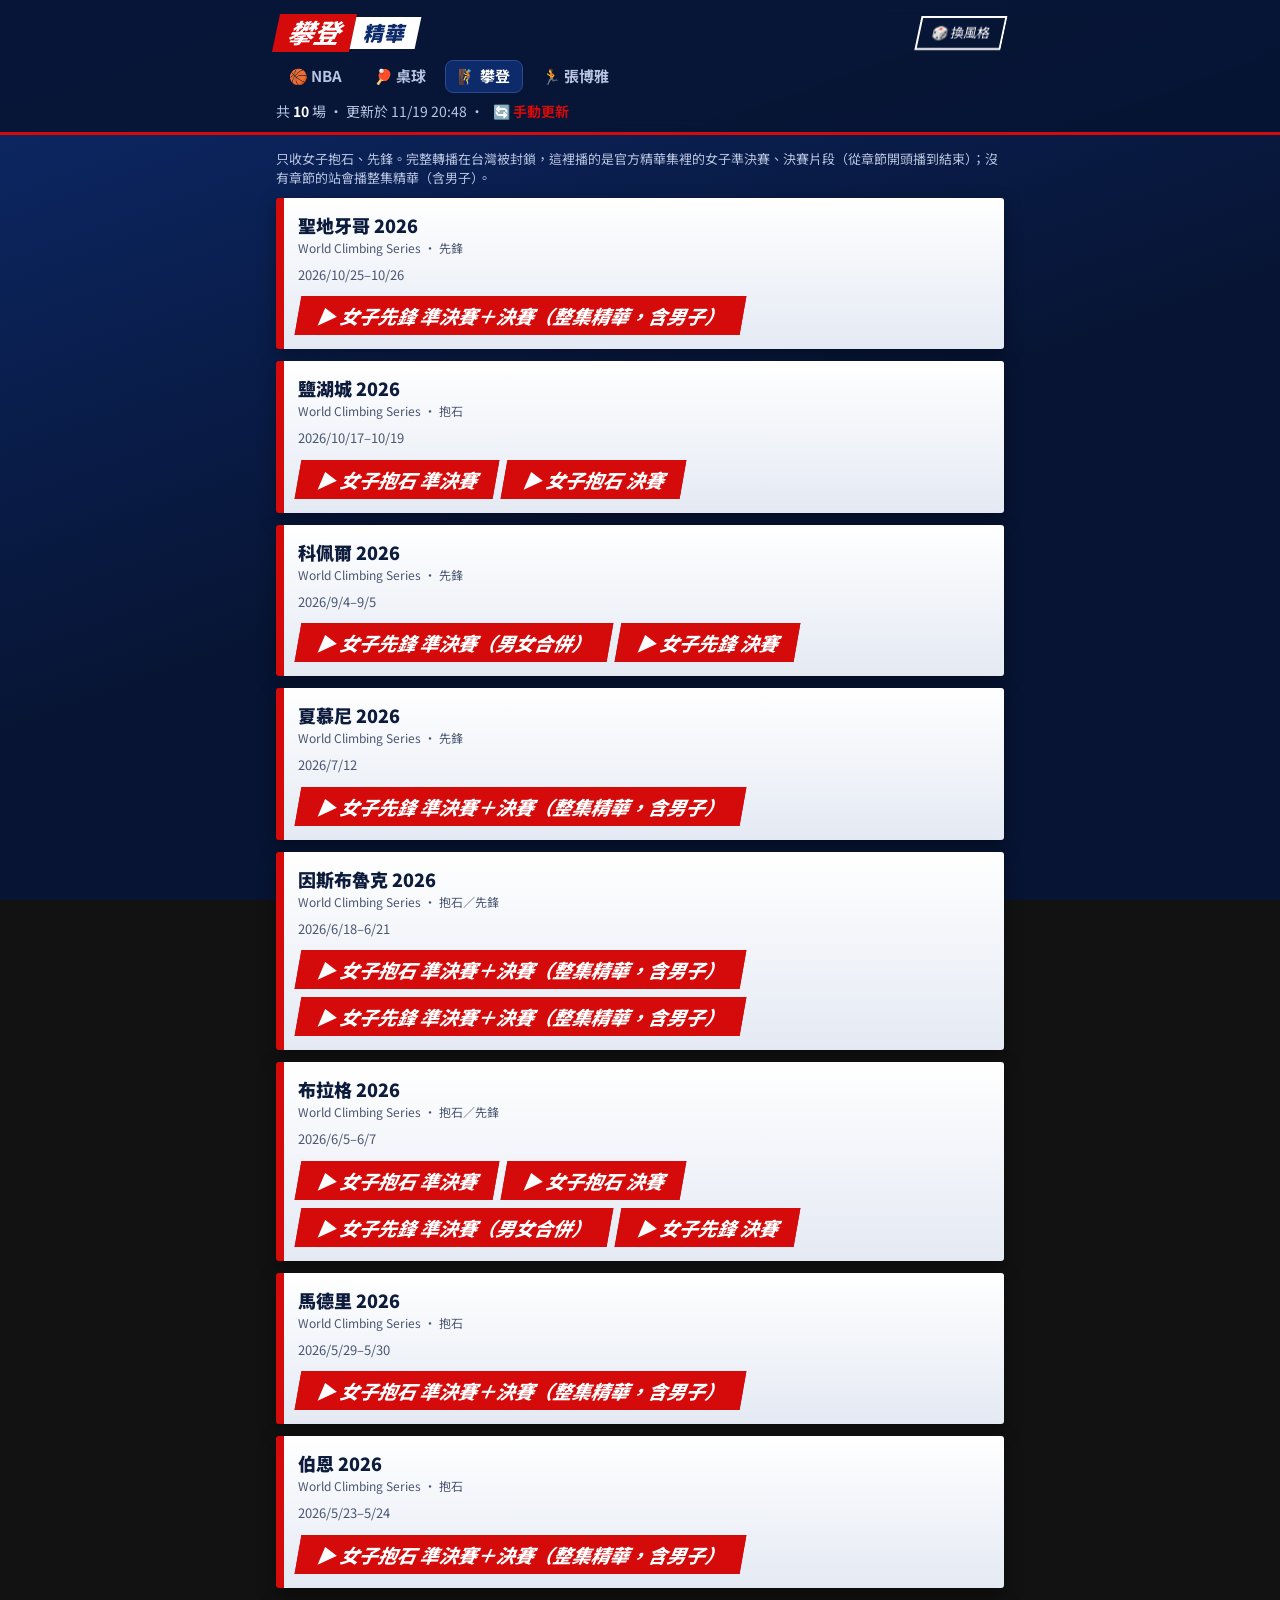
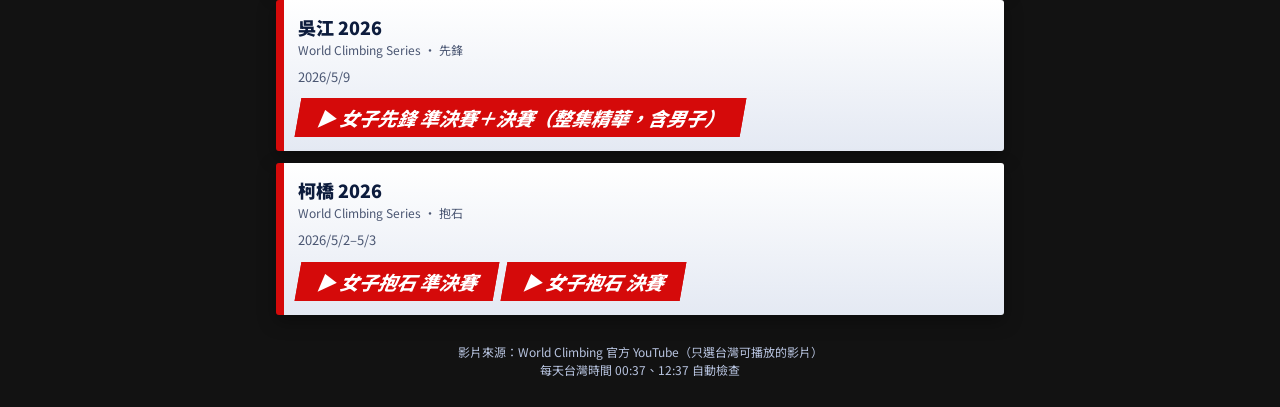
<file: docs/climb.html>
<!doctype html>
<html lang="zh-Hant">
<head>
<meta charset="utf-8">
<meta name="viewport" content="width=device-width, initial-scale=1, viewport-fit=cover">
<title>攀登精華</title>
<meta name="description" content="World Climbing Series 女子抱石、先鋒的準決賽與決賽精華片段，不暴雷。">
<meta name="theme-color" content="#0f1115">
<link rel="icon" href="data:image/svg+xml,<svg xmlns='http://www.w3.org/2000/svg' viewBox='0 0 100 100'><text y='.9em' font-size='90'>🧗</text></svg>">
<link rel="preconnect" href="https://fonts.googleapis.com">
<link rel="preconnect" href="https://fonts.gstatic.com" crossorigin>
<link href="https://fonts.googleapis.com/css2?family=Anton&family=Barlow+Condensed:ital,wght@0,600;1,700;1,800&family=Bebas+Neue&family=Noto+Sans+TC:wght@400;700;900&family=Noto+Serif+TC:wght@700;900&display=swap" rel="stylesheet">
<script>
  // 隨機挑一種風格（C 復古票根 / D 球衣撞色 / E 電視轉播），網址 ?skin=C 可指定
  (function () {
    // 同一次瀏覽中切換分頁時沿用同一種風格
    var S = ["C", "D", "E"], q = new URLSearchParams(location.search).get("skin"), k = null;
    try { k = sessionStorage.getItem("skin"); } catch (e) {}
    var s = S.indexOf(q) >= 0 ? q : S.indexOf(k) >= 0 ? k : S[Math.floor(Math.random() * S.length)];
    document.documentElement.dataset.skin = s;
    try { sessionStorage.setItem("skin", s); } catch (e) {}
  })();
</script>
<link rel="stylesheet" href="style.css">
<link rel="stylesheet" href="skins.css">
</head>
<body data-src="data/climb.json" data-a="#5b2a86" data-h="#0f7c7a">
<header class="top">
  <div class="wrap">
    <div class="titlebar">
      <h1><span class="h1a">攀登</span><span class="h1b">精華</span></h1>
      <button class="skin-btn" id="skin-btn" type="button" title="換一種風格">🎲 換風格</button>
    </div>
    <nav class="tabs" aria-label="運動"><a class="tab" href="./">🏀 NBA</a><a class="tab" href="tt.html">🏓 桌球</a><a class="tab" href="climb.html" aria-current="page">🧗 攀登</a><a class="tab" href="zby.html">🏃 張博雅</a></nav>
        <p class="summary"><span id="summary"></span>
      <a class="refresh" href="https://github.com/kenaigogo-lang/DailyHighlight/actions/workflows/update_daily.yml" target="_blank" rel="noopener" title="到 GitHub 按 Run workflow，約 1 分鐘後重新整理本頁">🔄 手動更新</a></p>
  </div>
</header>

<main class="wrap">
  <p class="hint">只收女子抱石、先鋒。完整轉播在台灣被封鎖，這裡播的是官方精華集裡的女子準決賽、決賽片段（從章節開頭播到結束）；沒有章節的站會播整集精華（含男子）。</p>
  <ol class="games" id="games"></ol>
  <p class="empty" id="empty" hidden></p>
</main>

<footer class="wrap foot">
  影片來源：World Climbing 官方 YouTube（只選台灣可播放的影片）<br>每天台灣時間 00:37、12:37 自動檢查
</footer>

<template id="tpl-event">
  <li class="game event">
    <span class="stub"></span>
    <div class="row">
      <div class="ev-head"><span class="ev-name"></span><small class="ev-sub"></small></div>
    </div>
    <div class="meta"><span class="time"></span></div>
    <div class="actions items"></div>
    <div class="player" hidden>
      <div class="frame">
        <div class="yt"></div>
        <div class="cover">
          <button class="cover-btn" type="button">▶</button>
          <span class="cover-text"></span>
        </div>
      </div>
      <button class="btn sound" type="button" hidden></button>
      <div class="controls">
        <button class="btn small back30" type="button">⏪ 30 秒</button>
        <button class="btn small fromstart" type="button">從這段開頭</button>
        <button class="btn small fs" type="button">⛶ 全螢幕</button>
        <button class="btn small close" type="button">✕ 關閉</button>
      </div>
    </div>
  </li>
</template>

<script src="common.js"></script>
<script src="list.js"></script>
</body>
</html>
</file>
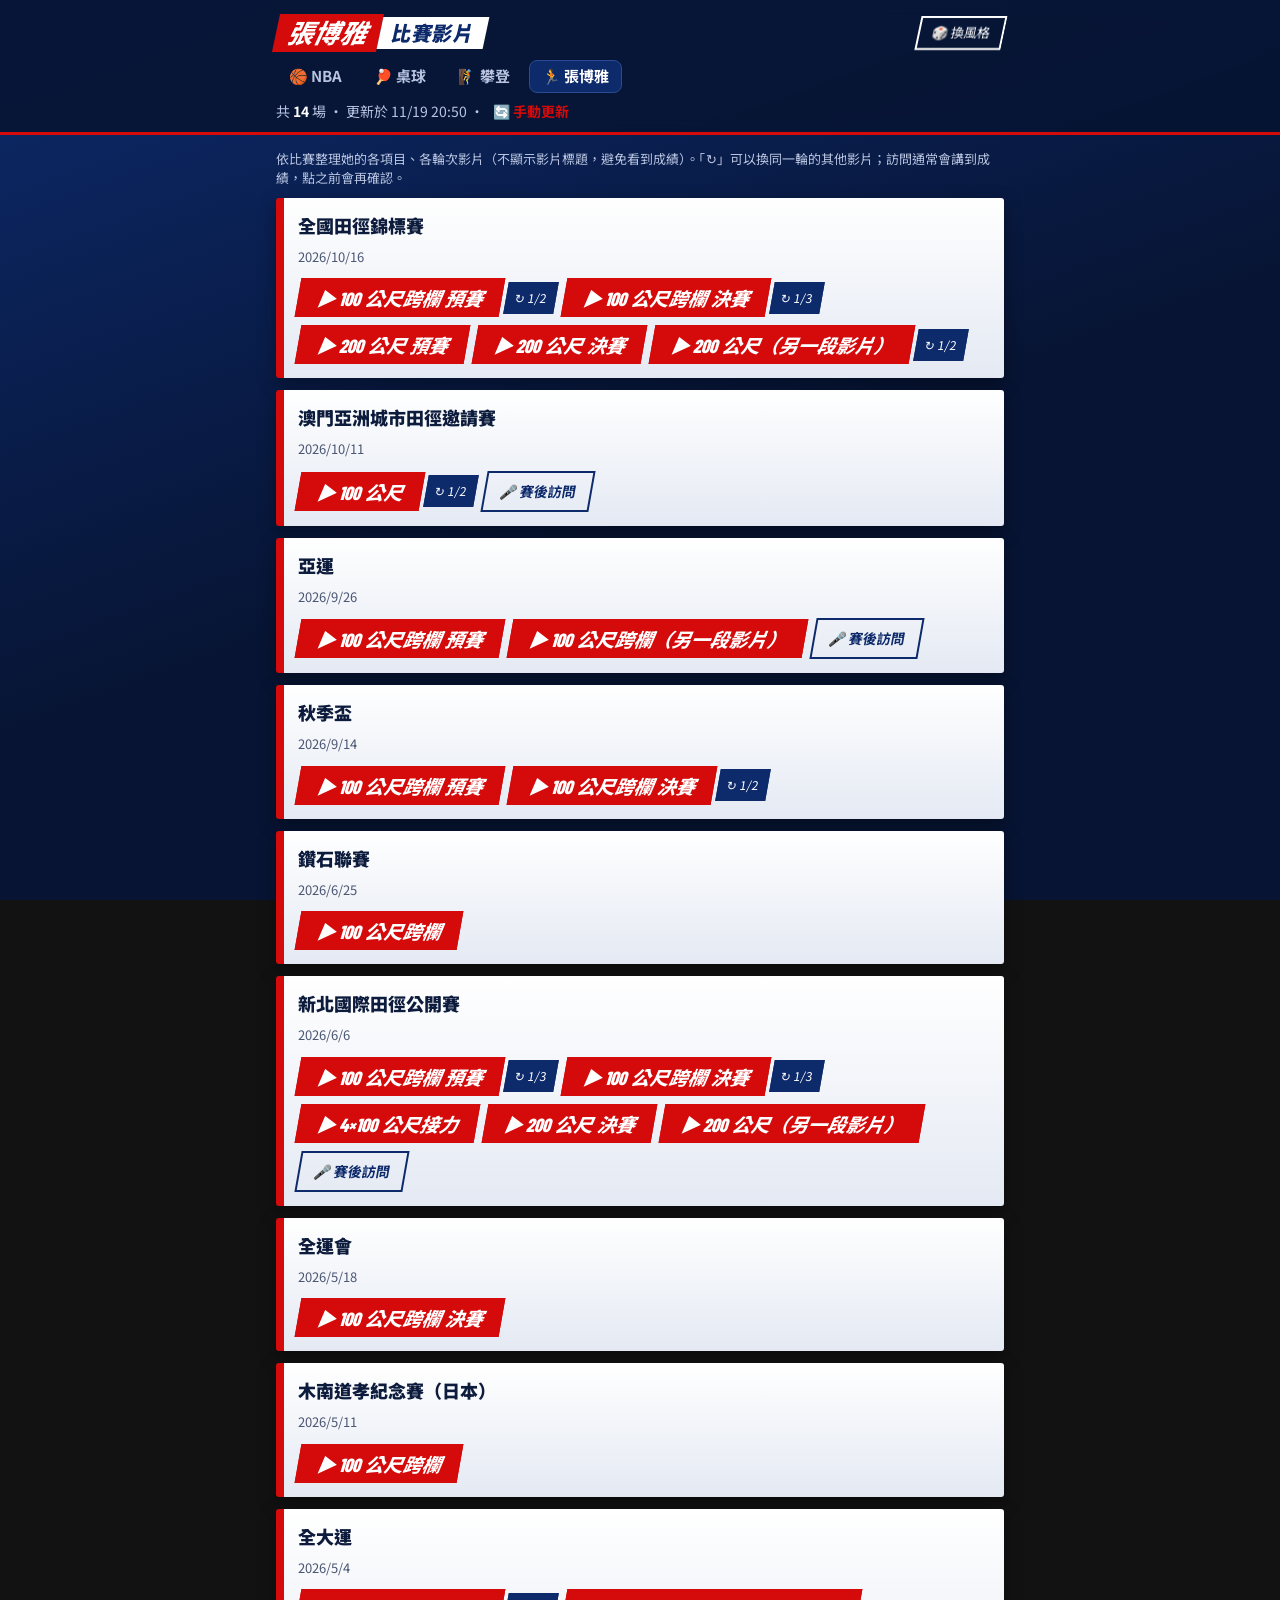
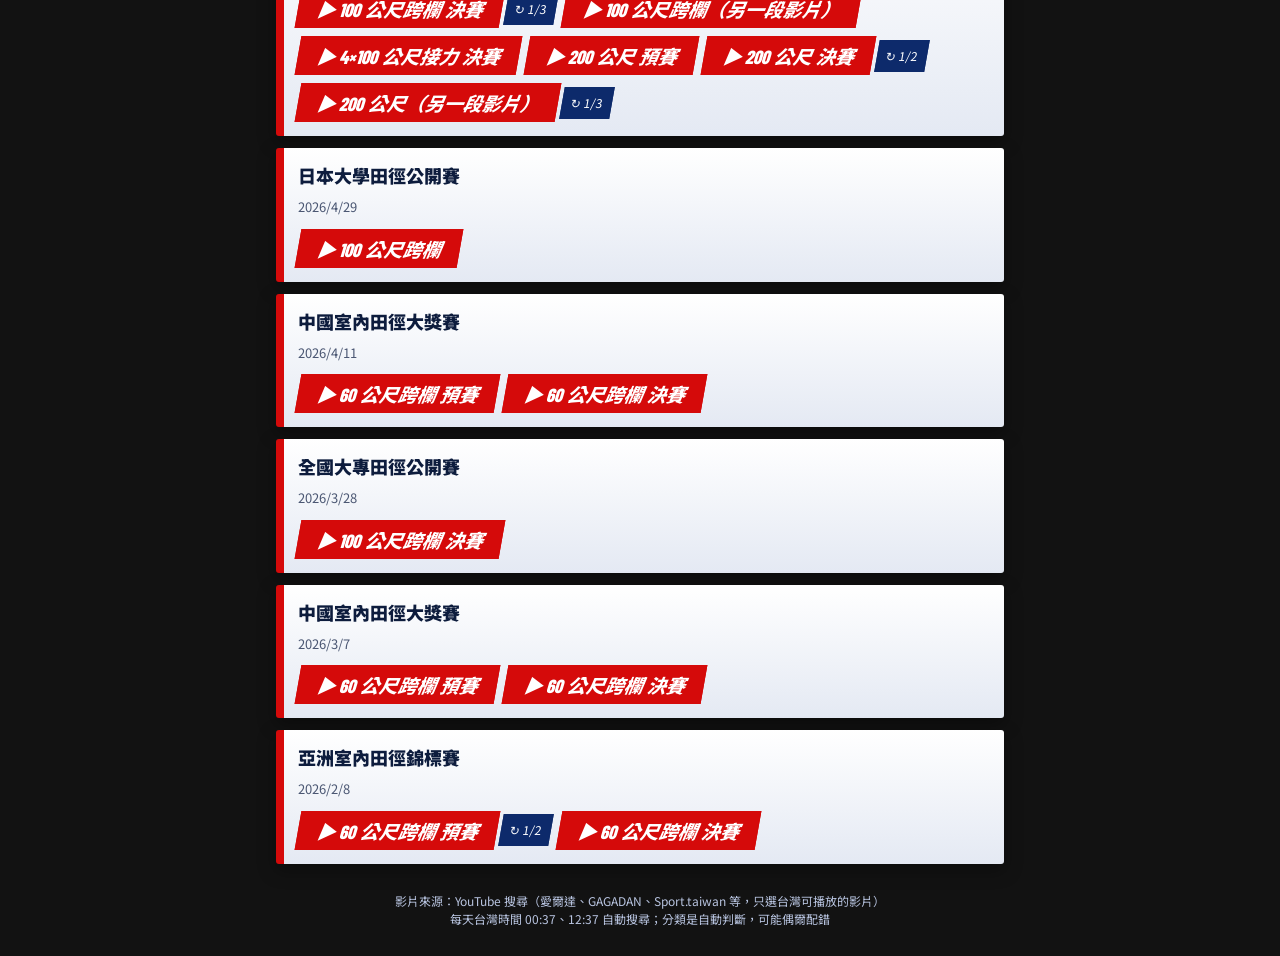
<file: docs/zby.html>
<!doctype html>
<html lang="zh-Hant">
<head>
<meta charset="utf-8">
<meta name="viewport" content="width=device-width, initial-scale=1, viewport-fit=cover">
<title>張博雅比賽影片</title>
<meta name="description" content="台灣跨欄選手張博雅的國內外比賽影片，依比賽整理，不暴雷。">
<meta name="theme-color" content="#0f1115">
<link rel="icon" href="data:image/svg+xml,<svg xmlns='http://www.w3.org/2000/svg' viewBox='0 0 100 100'><text y='.9em' font-size='90'>🏃</text></svg>">
<link rel="preconnect" href="https://fonts.googleapis.com">
<link rel="preconnect" href="https://fonts.gstatic.com" crossorigin>
<link href="https://fonts.googleapis.com/css2?family=Anton&family=Barlow+Condensed:ital,wght@0,600;1,700;1,800&family=Bebas+Neue&family=Noto+Sans+TC:wght@400;700;900&family=Noto+Serif+TC:wght@700;900&display=swap" rel="stylesheet">
<script>
  // 隨機挑一種風格（C 復古票根 / D 球衣撞色 / E 電視轉播），網址 ?skin=C 可指定
  (function () {
    // 同一次瀏覽中切換分頁時沿用同一種風格
    var S = ["C", "D", "E"], q = new URLSearchParams(location.search).get("skin"), k = null;
    try { k = sessionStorage.getItem("skin"); } catch (e) {}
    var s = S.indexOf(q) >= 0 ? q : S.indexOf(k) >= 0 ? k : S[Math.floor(Math.random() * S.length)];
    document.documentElement.dataset.skin = s;
    try { sessionStorage.setItem("skin", s); } catch (e) {}
  })();
</script>
<link rel="stylesheet" href="style.css">
<link rel="stylesheet" href="skins.css">
</head>
<body data-src="data/zby.json" data-a="#1f3a93" data-h="#c8102e">
<header class="top">
  <div class="wrap">
    <div class="titlebar">
      <h1><span class="h1a">張博雅</span><span class="h1b">比賽影片</span></h1>
      <button class="skin-btn" id="skin-btn" type="button" title="換一種風格">🎲 換風格</button>
    </div>
    <nav class="tabs" aria-label="運動"><a class="tab" href="./">🏀 NBA</a><a class="tab" href="tt.html">🏓 桌球</a><a class="tab" href="climb.html">🧗 攀登</a><a class="tab" href="zby.html" aria-current="page">🏃 張博雅</a></nav>
        <p class="summary"><span id="summary"></span>
      <a class="refresh" href="https://github.com/kenaigogo-lang/DailyHighlight/actions/workflows/update_daily.yml" target="_blank" rel="noopener" title="到 GitHub 按 Run workflow，約 1 分鐘後重新整理本頁">🔄 手動更新</a></p>
  </div>
</header>

<main class="wrap">
  <p class="hint">依比賽整理她的各項目、各輪次影片（不顯示影片標題，避免看到成績）。「↻」可以換同一輪的其他影片；訪問通常會講到成績，點之前會再確認。</p>
  <ol class="games" id="games"></ol>
  <p class="empty" id="empty" hidden></p>
</main>

<footer class="wrap foot">
  影片來源：YouTube 搜尋（愛爾達、GAGADAN、Sport.taiwan 等，只選台灣可播放的影片）<br>每天台灣時間 00:37、12:37 自動搜尋；分類是自動判斷，可能偶爾配錯
</footer>

<template id="tpl-event">
  <li class="game event">
    <span class="stub"></span>
    <div class="row">
      <div class="ev-head"><span class="ev-name"></span><small class="ev-sub"></small></div>
    </div>
    <div class="meta"><span class="time"></span></div>
    <div class="actions items"></div>
    <div class="player" hidden>
      <div class="frame">
        <div class="yt"></div>
        <div class="cover">
          <button class="cover-btn" type="button">▶</button>
          <span class="cover-text"></span>
        </div>
      </div>
      <button class="btn sound" type="button" hidden></button>
      <div class="controls">
        <button class="btn small back30" type="button">⏪ 30 秒</button>
        <button class="btn small fromstart" type="button">從這段開頭</button>
        <button class="btn small fs" type="button">⛶ 全螢幕</button>
        <button class="btn small close" type="button">✕ 關閉</button>
      </div>
    </div>
  </li>
</template>

<script src="common.js"></script>
<script src="list.js"></script>
</body>
</html>
</file>
<file: docs/style.css>
:root {
  --bg: #0f1115;
  --surface: #181b22;
  --surface-2: #20242d;
  --border: #2a2f3a;
  --text: #e8eaee;
  --muted: #8b93a3;
  --accent: #ff7a1a;
  --accent-text: #1a0d02;
  --warn: #f2b84b;
  --radius: 14px;
  color-scheme: dark;
}
@media (prefers-color-scheme: light) {
  :root:not([data-theme="dark"]) {
    --bg: #f4f5f7;
    --surface: #ffffff;
    --surface-2: #eef0f3;
    --border: #dde1e7;
    --text: #15181e;
    --muted: #5f6878;
    --accent: #e8620a;
    --accent-text: #ffffff;
    --warn: #a86a00;
    color-scheme: light;
  }
}

* { box-sizing: border-box; }
html { -webkit-text-size-adjust: 100%; }
body {
  margin: 0;
  background: var(--bg);
  color: var(--text);
  font: 16px/1.5 -apple-system, BlinkMacSystemFont, "Segoe UI", "PingFang TC", "Noto Sans TC", "Microsoft JhengHei", sans-serif;
  overflow-x: hidden;
}
.wrap { max-width: 760px; margin: 0 auto; padding: 0 16px; }

/* ---------- header ---------- */
.top {
  position: sticky; top: 0; z-index: 10;
  background: color-mix(in srgb, var(--bg) 88%, transparent);
  backdrop-filter: blur(10px);
  -webkit-backdrop-filter: blur(10px);
  border-bottom: 1px solid var(--border);
  padding-top: env(safe-area-inset-top);
}
.titlebar { display: flex; align-items: center; justify-content: space-between; gap: 8px; padding: 14px 0 8px; }
h1 { font-size: 20px; margin: 0; letter-spacing: .02em; display: flex; gap: 6px; align-items: center; }
.title-actions { display: flex; align-items: center; gap: 6px; flex: 0 0 auto; }
.standings-btn, .skin-btn {
  font: inherit; font-size: 13px; border-radius: 999px; padding: 5px 12px;
  cursor: pointer; flex: 0 0 auto; white-space: nowrap;
  transition: transform .12s ease, filter .15s ease;
}
.standings-btn:hover, .skin-btn:hover { filter: brightness(1.06); }
.standings-btn:active, .skin-btn:active { transform: translateY(1px); }
.standings-btn { border: 1px solid var(--accent); background: var(--accent); color: var(--accent-text); font-weight: 700; }
.skin-btn { border: 1px solid var(--border); background: var(--surface); color: var(--text); }
.stub { display: none; }
.dates {
  display: flex; gap: 8px; overflow-x: auto; padding-bottom: 8px;
  scrollbar-width: none;
}
.dates::-webkit-scrollbar { display: none; }
.date-chip {
  flex: 0 0 auto;
  border: 1px solid var(--border); background: var(--surface);
  color: var(--text); border-radius: 999px;
  padding: 6px 12px; font: inherit; font-size: 14px; cursor: pointer;
}
.date-chip small { color: var(--muted); margin-left: 4px; }
.date-chip[aria-current="true"] { background: var(--accent); border-color: var(--accent); color: var(--accent-text); }
.date-chip[aria-current="true"] small { color: inherit; opacity: .8; }
.summary { margin: 0; padding: 0 0 10px; font-size: 14px; color: var(--muted); }
.summary b { color: var(--text); }
.summary .refresh { margin-left: 6px; color: var(--accent); text-decoration: none; white-space: nowrap; font-weight: 700; }
.summary .waiting { color: var(--warn); }

.hint { color: var(--muted); font-size: 13px; margin: 14px 0 10px; }
.empty { color: var(--muted); text-align: center; padding: 40px 0; }

/* ---------- game card ---------- */
.games { list-style: none; margin: 0; padding: 0; display: grid; grid-template-columns: minmax(0, 1fr); gap: 12px; }
.game {
  position: relative;
  background: var(--surface); border: 1px solid var(--border);
  border-radius: var(--radius); padding: 14px;
}
.row { display: flex; align-items: center; gap: 12px; }
.rank {
  flex: 0 0 28px; height: 28px; border-radius: 50%;
  display: grid; place-items: center;
  background: var(--surface-2); color: var(--muted);
  font-size: 13px; font-weight: 700;
}
.teams { flex: 1; display: flex; align-items: center; gap: 8px; min-width: 0; }
.team { flex: 1; display: flex; align-items: center; gap: 8px; min-width: 0; }
.team.home { flex-direction: row-reverse; text-align: right; }
.team img { width: 40px; height: 40px; object-fit: contain; flex: 0 0 auto; }
.team .name { font-weight: 700; font-size: 17px; white-space: nowrap; overflow: hidden; text-overflow: ellipsis; min-width: 0; }
.team .name-line { display: flex; align-items: center; gap: 6px; flex-wrap: wrap; white-space: normal; line-height: 1.25; }
.team.home .name-line { justify-content: flex-end; }
.team .rec {
  font-size: 12px; font-weight: 700; font-variant-numeric: tabular-nums; line-height: 1.3;
  padding: 1px 6px; border-radius: 999px; background: var(--surface-2); color: var(--muted);
  flex: 0 0 auto; letter-spacing: .01em;
}
.team .name small { display: block; font-weight: 400; font-size: 12px; color: var(--muted); white-space: nowrap; overflow: hidden; text-overflow: ellipsis; }
.at { color: var(--muted); font-size: 13px; flex: 0 0 auto; }

.meta { display: flex; gap: 10px; flex-wrap: wrap; margin: 8px 0 0 40px; font-size: 13px; color: var(--muted); }
.tag:empty { display: none; }
.tag { background: var(--surface-2); border-radius: 6px; padding: 0 6px; }

.actions { display: flex; flex-wrap: wrap; align-items: center; gap: 8px; margin-top: 12px; }
.status { font-size: 14px; color: var(--warn); }
.status:empty { display: none; }
.actions .box { margin-left: auto; }

.btn {
  font: inherit; font-size: 14px; cursor: pointer;
  border-radius: 10px; padding: 8px 14px;
  border: 1px solid var(--border); background: var(--surface-2); color: var(--text);
}
.btn.primary { background: var(--accent); border-color: var(--accent); color: var(--accent-text); font-weight: 700; }
.btn.ghost { background: transparent; color: var(--muted); }
.btn.small { padding: 6px 10px; font-size: 13px; }
.btn:disabled { opacity: .4; cursor: default; }
.btn[hidden] { display: none; }

/* ---------- player ---------- */
.player { margin-top: 12px; }
.frame {
  position: relative; width: 100%; aspect-ratio: 16 / 9;
  background: #000; border-radius: 10px; overflow: hidden;
}
.frame:fullscreen { border-radius: 0; aspect-ratio: auto; }
.frame:-webkit-full-screen { border-radius: 0; }
.yt, .frame iframe { position: absolute; inset: 0; width: 100%; height: 100%; border: 0; }
/* 蓋住 YouTube 的暫停推薦、片尾推薦、縮圖，避免暴雷 */
.cover {
  position: absolute; inset: 0; z-index: 2;
  display: flex; flex-direction: column; align-items: center; justify-content: center; gap: 10px;
  background: #0b0d11; color: #c9ced8;
}
.cover[hidden] { display: none; }
.cover-btn {
  width: 72px; height: 72px; border-radius: 50%;
  border: 0; background: var(--accent); color: var(--accent-text);
  font-size: 28px; cursor: pointer; padding-left: 6px;
}
.cover-text { font-size: 14px; }
.controls { display: flex; flex-wrap: wrap; gap: 6px; margin-top: 8px; }
.btn.sound { width: 100%; margin-top: 8px; background: var(--warn); border-color: var(--warn); color: #1a1200; font-weight: 700; }
.btn.sound[hidden] { display: none; }

/* ---------- box score ---------- */
.boxscore { margin-top: 12px; border-top: 1px dashed var(--border); padding-top: 12px; }
.boxscore h3 { font-size: 15px; margin: 14px 0 6px; display: flex; align-items: center; gap: 8px; }
.boxscore h3 img { width: 22px; height: 22px; }
.scroll { overflow-x: auto; -webkit-overflow-scrolling: touch; }
table { border-collapse: collapse; font-size: 13px; width: 100%; white-space: nowrap; font-variant-numeric: tabular-nums; }
th, td { padding: 5px 7px; text-align: right; border-bottom: 1px solid var(--border); }
th { color: var(--muted); font-weight: 600; font-size: 12px; }
th:first-child, td:first-child { text-align: left; position: sticky; left: 0; background: var(--surface); }
tr.bench-start td { border-top: 2px solid var(--border); }
tr.total td { font-weight: 700; }
tr.dnp td { color: var(--muted); }
td.pts { font-weight: 700; }
.pos { color: var(--muted); font-size: 11px; margin-left: 4px; }

.foot { color: var(--muted); font-size: 12px; text-align: center; padding: 28px 16px calc(28px + env(safe-area-inset-bottom)); }

@media (max-width: 420px) {
  .standings-btn, .skin-btn { font-size: 12px; padding: 5px 9px; }
  .team img { width: 32px; height: 32px; }
  .team .name { font-size: 15px; }
  .team .rec { font-size: 11px; padding: 1px 5px; }
  .meta { margin-left: 0; }
}

/* ---------- 分頁（NBA／桌球） ---------- */
.tabs { display: flex; gap: 6px; padding-bottom: 8px; }
.tab { text-decoration: none; color: var(--muted); font-weight: 700; font-size: 15px; padding: 4px 12px; border-radius: 8px; border: 1px solid transparent; }
.tab[aria-current="page"] { color: var(--text); border-color: var(--border); background: var(--surface); }

/* ---------- 桌球：輪次 ---------- */
.evtabs { margin-top: 14px; padding-bottom: 0; }
.round { margin: 18px 0 8px; }
.round-title { font-size: 18px; margin: 0 0 10px; display: flex; align-items: center; gap: 8px; }
.round.locked .round-title { color: var(--muted); }
.lock-note { color: var(--muted); font-size: 14px; margin: 0; }
.btn.unlock { width: 100%; padding: 12px; font-weight: 700; border-style: dashed; }
.team img.flagimg { width: 34px; height: 24px; object-fit: cover; border-radius: 3px; box-shadow: 0 0 0 1px rgba(0,0,0,.15); }

.cover-link { color: #fff; font-size: 14px; text-decoration: underline; padding: 6px 16px; text-align: center; }

/* ---------- 攀登／張博雅：一張卡片多個影片按鈕 ---------- */
.ev-head { display: flex; flex-direction: column; min-width: 0; }
.ev-name { font-weight: 800; font-size: 18px; }
.ev-sub { color: var(--muted); font-size: 12px; }
.event .meta { margin-left: 0; }
.items { gap: 8px; }
.items .item { display: inline-flex; gap: 4px; align-items: center; }
.items .btn.primary { font-size: 14px; padding: 7px 12px; }
.btn.swap { padding: 6px 8px; font-size: 12px; }
.btn[disabled] { opacity: .5; }

/* ---------- 東西區排名視窗 ---------- */
body.modal-open { overflow: hidden; }
.modal-backdrop {
  position: fixed; inset: 0; z-index: 50;
  background: rgba(8, 10, 15, .68);
  backdrop-filter: blur(5px); -webkit-backdrop-filter: blur(5px);
  display: flex; align-items: center; justify-content: center;
  padding: 16px;
  animation: modal-fade .16s ease-out;
}
.modal-backdrop[hidden] { display: none; }
@keyframes modal-fade { from { opacity: 0; } to { opacity: 1; } }
@keyframes modal-pop { from { opacity: 0; transform: translateY(10px) scale(.98); } to { opacity: 1; transform: none; } }

.modal-card {
  width: 100%; max-width: 960px; max-height: calc(100dvh - 32px);
  display: flex; flex-direction: column;
  background: var(--surface); color: var(--text);
  border: 1px solid var(--border); border-radius: var(--radius);
  box-shadow: 0 24px 60px rgba(0, 0, 0, .5);
  overflow: hidden;
  animation: modal-pop .18s cubic-bezier(.16, 1, .3, 1);
}
.modal-head {
  display: flex; align-items: flex-start; justify-content: space-between; gap: 12px;
  padding: 15px 18px 12px; border-bottom: 1px solid var(--border);
}
.modal-head h2 { margin: 0; font-size: 18px; line-height: 1.25; }
.modal-sub { margin: 3px 0 0; font-size: 12px; color: var(--muted); }
.modal-head-actions { display: flex; align-items: center; gap: 8px; flex: 0 0 auto; }
.modal-close {
  width: 32px; height: 32px; border-radius: 50%;
  border: 1px solid var(--border); background: var(--surface-2); color: var(--text);
  font: inherit; font-size: 14px; cursor: pointer; display: grid; place-items: center;
}
.modal-close:hover { filter: brightness(1.08); }

.conf-tabs { display: flex; gap: 8px; padding: 10px 18px 2px; }
.conf-tab {
  flex: 1; font: inherit; font-size: 14px; font-weight: 700;
  padding: 7px 12px; border-radius: 10px;
  border: 1px solid var(--border); background: var(--surface-2); color: var(--muted);
  cursor: pointer; transition: background-color .15s, color .15s, border-color .15s;
}
.conf-tab[aria-selected="true"] {
  background: var(--accent); border-color: var(--accent); color: var(--accent-text);
}

.modal-body { padding: 10px 18px 14px; overflow-y: auto; -webkit-overflow-scrolling: touch; flex: 1; }
.st-loading { text-align: center; color: var(--muted); padding: 36px 0; margin: 0; }
.standings-grid[data-active="east"] .conf-pane[data-conf="west"],
.standings-grid[data-active="west"] .conf-pane[data-conf="east"] { display: none; }
.conf-heading { display: none; margin: 0 0 8px; font-size: 16px; align-items: baseline; gap: 6px; }
.conf-heading small { font-size: 12px; font-weight: 600; color: var(--muted); }

@media (min-width: 880px) {
  .conf-tabs { display: none; }
  .standings-grid { display: grid; grid-template-columns: minmax(0, 1fr) minmax(0, 1fr); gap: 22px; }
  .standings-grid .conf-pane { display: block !important; }
  .conf-heading { display: flex; }
}

.st-table th, .st-table td { padding: 6px 7px; vertical-align: middle; }
.st-table tbody tr:hover td { background: color-mix(in srgb, var(--surface-2) 65%, var(--surface)); }
.st-team { display: flex; align-items: center; gap: 7px; font-weight: 700; }
.st-team img { width: 22px; height: 22px; object-fit: contain; flex: 0 0 auto; }
.st-seed {
  width: 20px; flex: 0 0 20px; text-align: center;
  font-size: 12px; font-weight: 800; line-height: 1.4; border-radius: 5px;
  background: var(--surface-2); color: var(--muted);
}
tr.tier-playoff .st-seed { background: var(--accent); color: var(--accent-text); }
tr.tier-playin .st-seed { background: color-mix(in srgb, var(--warn) 22%, var(--surface-2)); color: var(--warn); }
tr.cut-playoff td { border-bottom: 2px solid var(--accent); }
tr.cut-playin td { border-bottom: 2px dashed var(--muted); }
.st-wl { font-weight: 700; color: var(--text); }

.strk { display: inline-block; padding: 1px 6px; border-radius: 6px; font-size: 12px; font-weight: 700; }
.strk-w { background: rgba(34, 197, 94, .18); color: #4ade80; }
.strk-l { background: rgba(248, 113, 113, .18); color: #f87171; }
@media (prefers-color-scheme: light) {
  :root:not([data-theme="dark"]):not([data-skin="D"]):not([data-skin="E"]) .strk-w { background: rgba(21, 128, 61, .12); color: #15803d; }
  :root:not([data-theme="dark"]):not([data-skin="D"]):not([data-skin="E"]) .strk-l { background: rgba(185, 28, 28, .11); color: #b91c1c; }
}

.modal-foot {
  display: flex; flex-wrap: wrap; align-items: center; gap: 12px;
  padding: 10px 18px; border-top: 1px solid var(--border);
  background: var(--surface-2); font-size: 12px; color: var(--muted);
}
.legend-item { display: inline-flex; align-items: center; gap: 5px; }
.legend-item .dot { width: 8px; height: 8px; border-radius: 2px; display: inline-block; }
.legend-item .dot.playoff { background: var(--accent); }
.legend-item .dot.playin { background: var(--warn); }
.legend-note { margin-left: auto; }

@media (max-width: 520px) {
  .modal-backdrop { padding: 0; align-items: flex-end; }
  .modal-card {
    max-height: 90dvh; border-radius: 18px 18px 0 0; border-bottom: 0;
    padding-bottom: env(safe-area-inset-bottom);
  }
  .modal-head, .modal-body, .modal-foot, .conf-tabs { padding-left: 14px; padding-right: 14px; }
  .modal-head h2 { font-size: 16.5px; }
  .st-table th, .st-table td { padding: 6px 5px; }
  .legend-note { margin-left: 0; }
}
</file>
<file: docs/skins.css>
/* =========================================================
   三種主題（由 <html data-skin="C|D|E"> 決定）
   C 復古票根 / D 球衣撞色 / E 電視轉播
   共用版面在 style.css，這裡只換顏色、字體和裝飾。
   ========================================================= */

/* ---------------------------------------------------------
   C. 復古票根：米色紙張、每場是一張門票、左側票根印排名
   --------------------------------------------------------- */
:root[data-skin="C"] {
  --bg: #f3ead8; --surface: #fffaf0; --surface-2: #efe4cc; --border: #23201b;
  --text: #23201b; --muted: #6b6253; --accent: #b3261e; --accent-text: #fffaf0; --warn: #b3261e;
  color-scheme: light;
}
[data-skin="C"] body {
  background-color: var(--bg);
  background-image: radial-gradient(rgba(120, 90, 40, .09) 1px, transparent 1px);
  background-size: 6px 6px;
}
[data-skin="C"] .top { background: color-mix(in srgb, var(--bg) 92%, transparent); border-bottom: 3px double var(--border); }
[data-skin="C"] h1 { font: 400 32px/1 "Bebas Neue", "Noto Serif TC", serif; color: var(--accent); letter-spacing: .06em; }
[data-skin="C"] h1 .h1b { font-family: "Noto Serif TC", serif; font-weight: 900; font-size: 24px; color: var(--text); }
[data-skin="C"] .skin-btn { border: 1.5px solid var(--border); border-radius: 2px; background: transparent; }
[data-skin="C"] .date-chip { border: 1.5px solid var(--border); border-radius: 2px; background: transparent; font-family: "Bebas Neue", sans-serif; font-size: 18px; letter-spacing: .06em; padding: 3px 12px; }
[data-skin="C"] .date-chip small { font-family: "Noto Sans TC", sans-serif; font-size: 12px; }
[data-skin="C"] .date-chip[aria-current="true"] { background: var(--accent); border-color: var(--accent); }
[data-skin="C"] .game {
  border: 2px solid var(--border); border-radius: 4px; padding-left: 70px;
  box-shadow: 3px 3px 0 rgba(35, 32, 27, .18);
}
[data-skin="C"] .stub {
  display: grid; place-items: center; position: absolute; left: 0; top: 0; bottom: 0; width: 54px;
  background: var(--accent); color: var(--accent-text); border-right: 2px dashed var(--border);
  font: 400 26px "Bebas Neue", sans-serif; letter-spacing: .12em; writing-mode: vertical-rl;
}
[data-skin="C"] .stub::before, [data-skin="C"] .stub::after { /* 票根打孔 */
  content: ""; position: absolute; right: -9px; width: 16px; height: 16px; border-radius: 50%;
  background: var(--bg); border: 2px solid var(--border);
}
[data-skin="C"] .stub::before { top: -9px; }
[data-skin="C"] .stub::after { bottom: -9px; }
[data-skin="C"] .game[data-pending] .stub { background: #8f8676; }
[data-skin="C"] .rank { display: none; }
[data-skin="C"] .team .name { font-family: "Noto Serif TC", serif; font-weight: 900; }
[data-skin="C"] .team .name small { font: 400 15px "Bebas Neue", sans-serif; letter-spacing: .1em; }
[data-skin="C"] .meta { margin-left: 0; font: 400 16px "Bebas Neue", "Noto Sans TC", sans-serif; letter-spacing: .06em; }
[data-skin="C"] .tag { background: transparent; border: 1px solid var(--border); border-radius: 2px; }
[data-skin="C"] .btn { border-radius: 2px; border: 1.5px solid var(--border); background: transparent; }
[data-skin="C"] .btn.primary { background: var(--text); color: var(--bg); border-color: var(--text); font: 400 20px "Bebas Neue", "Noto Sans TC", sans-serif; letter-spacing: .1em; padding: 4px 16px; }
[data-skin="C"] .btn.ghost { color: var(--text); }
[data-skin="C"] .btn.sound { background: var(--accent); color: var(--accent-text); border-color: var(--accent); }
[data-skin="C"] .status { font-weight: 700; }
[data-skin="C"] .frame { border-radius: 2px; border: 2px solid var(--border); }
[data-skin="C"] .cover-btn { background: var(--accent); color: var(--accent-text); }
[data-skin="C"] .boxscore { border-top: 2px dashed var(--border); }
[data-skin="C"] .boxscore h3 { font-family: "Noto Serif TC", serif; }

/* ---------------------------------------------------------
   D. 球衣撞色：卡片用兩隊代表色斜切對撞、網眼布紋、大號碼浮水印
   --------------------------------------------------------- */
:root[data-skin="D"] {
  --bg: #101114; --surface: #1b1d22; --surface-2: #2a2d35; --border: #2f333d;
  --text: #ffffff; --muted: #c9cdd6; --accent: #ffc72c; --accent-text: #111111; --warn: #ffc72c;
  color-scheme: dark;
}
[data-skin="D"] body {
  background-color: var(--bg);
  background-image: radial-gradient(circle, rgba(255, 255, 255, .06) 1.2px, transparent 1.4px);
  background-size: 7px 7px;
}
[data-skin="D"] h1 { font: 400 30px/1 "Anton", "Noto Sans TC", sans-serif; text-transform: uppercase; }
[data-skin="D"] h1 .h1b { color: var(--accent); font-family: "Noto Sans TC", sans-serif; font-weight: 900; font-size: 24px; }
[data-skin="D"] .skin-btn, [data-skin="D"] .date-chip { border: 0; background: var(--surface-2); }
[data-skin="D"] .date-chip[aria-current="true"] { background: var(--accent); color: var(--accent-text); }
[data-skin="D"] .game {
  border: 0; border-radius: 14px; overflow: hidden; color: #fff;
  /* 撞色只畫在卡片上方（展開 box score 時下方維持深色） */
  background:
    linear-gradient(115deg, var(--a, #333) 0 49.6%, #fff 49.6% 50.4%, var(--h, #555) 50.4% 100%) top / 100% 250px no-repeat,
    var(--surface);
  box-shadow: 0 8px 24px rgba(0, 0, 0, .45);
}
[data-skin="D"] .game::after { /* 大號碼浮水印 */
  content: attr(data-rank); position: absolute; left: 50%; top: -22px; transform: translateX(-50%);
  font: 400 110px/1 "Anton", sans-serif; color: rgba(255, 255, 255, .14); pointer-events: none;
}
[data-skin="D"] .game > * { position: relative; z-index: 1; }
[data-skin="D"] .rank { display: none; }
[data-skin="D"] .team img { background: #fff; border-radius: 50%; padding: 4px; box-shadow: 0 2px 6px rgba(0, 0, 0, .35); }
[data-skin="D"] .team .name { font-weight: 900; text-shadow: 0 2px 6px rgba(0, 0, 0, .4); }
[data-skin="D"] .team .name small { color: rgba(255, 255, 255, .8); }
[data-skin="D"] .at { color: rgba(255, 255, 255, .8); }
[data-skin="D"] .meta { color: rgba(255, 255, 255, .85); margin-left: 0; }
[data-skin="D"] .tag { background: rgba(0, 0, 0, .3); }
[data-skin="D"] .btn { border-radius: 999px; }
[data-skin="D"] .btn.primary { background: #fff; color: #111; border-color: #fff; font: 400 17px "Anton", "Noto Sans TC", sans-serif; letter-spacing: .05em; }
[data-skin="D"] .btn.ghost, [data-skin="D"] .btn.small { background: rgba(0, 0, 0, .38); border-color: transparent; color: #fff; }
[data-skin="D"] .status { background: rgba(0, 0, 0, .38); color: #fff; padding: 4px 12px; border-radius: 999px; font-weight: 700; }
[data-skin="D"] .boxscore { background: var(--surface); border-radius: 10px; border-top: 0; padding: 10px; }
[data-skin="D"] .cover-btn { background: var(--accent); color: var(--accent-text); }
[data-skin="D"] .btn.sound { border-radius: 999px; }

/* ---------------------------------------------------------
   E. 電視轉播：深藍背景、白色字幕條卡片、紅色斜切色塊、斜體窄字
   --------------------------------------------------------- */
:root[data-skin="E"] {
  --bg: #071433; --surface: #0d2a6b; --surface-2: #163a8a; --border: #2a4a92;
  --text: #ffffff; --muted: #b8c4e0; --accent: #d50a0a; --accent-text: #ffffff; --warn: #ffd34d;
  color-scheme: dark;
}
[data-skin="E"] body { background: linear-gradient(160deg, #0d2a6b, #071433 55%) fixed; }
[data-skin="E"] .top { background: rgba(7, 20, 51, .9); border-bottom: 3px solid var(--accent); }
[data-skin="E"] h1 { gap: 0; font: italic 800 26px/1 "Barlow Condensed", "Noto Sans TC", sans-serif; text-transform: uppercase; }
[data-skin="E"] h1 span { padding: 6px 12px; transform: skewX(-12deg); }
[data-skin="E"] h1 .h1a { background: var(--accent); }
[data-skin="E"] h1 .h1b { background: #fff; color: #0d2a6b; font-style: normal; font-family: "Noto Sans TC", sans-serif; font-weight: 900; font-size: 20px; }
[data-skin="E"] .skin-btn { border-radius: 0; transform: skewX(-12deg); background: transparent; border: 2px solid #fff; }
[data-skin="E"] .date-chip { border-radius: 0; transform: skewX(-12deg); background: rgba(255, 255, 255, .08); border: 0; font: italic 700 17px "Barlow Condensed", sans-serif; }
[data-skin="E"] .date-chip[aria-current="true"] { background: var(--accent); color: #fff; }
[data-skin="E"] .game {
  /* 卡片內部改成白底深藍字 */
  --text: #0d1c3d; --muted: #4a5672; --surface: #ffffff; --surface-2: #e3e8f2; --border: #c5cee0; --warn: #d50a0a;
  color: var(--text);
  background: linear-gradient(180deg, #ffffff, #e4e9f3);
  border: 0; border-left: 8px solid var(--accent); border-radius: 3px;
  box-shadow: 0 6px 18px rgba(0, 0, 0, .35);
}
[data-skin="E"] .rank { background: transparent; color: var(--accent); font: italic 800 30px "Barlow Condensed", sans-serif; }
[data-skin="E"] .team .name { font-weight: 900; }
[data-skin="E"] .team .name small { font: italic 700 13px "Barlow Condensed", sans-serif; text-transform: uppercase; letter-spacing: .06em; }
[data-skin="E"] .tag { background: #0d2a6b; color: #fff; border-radius: 0; font: italic 600 13px "Barlow Condensed", sans-serif; padding: 1px 8px; }
[data-skin="E"] .btn { border-radius: 0; transform: skewX(-10deg); }
[data-skin="E"] .btn.primary { background: var(--accent); border-color: var(--accent); font: italic 800 19px "Barlow Condensed", "Noto Sans TC", sans-serif; text-transform: uppercase; padding: 5px 18px; }
[data-skin="E"] .btn.ghost { border: 2px solid #0d2a6b; color: #0d2a6b; font-weight: 700; }
[data-skin="E"] .btn.small { background: #0d2a6b; color: #fff; border-color: #0d2a6b; }
[data-skin="E"] .btn.sound { background: #ffd34d; border-color: #ffd34d; }
[data-skin="E"] .status { font-weight: 900; }
[data-skin="E"] .frame { border-radius: 0; }
[data-skin="E"] .cover-btn { background: var(--accent); color: #fff; }
[data-skin="E"] .boxscore { border-top: 2px solid #0d2a6b; }
[data-skin="E"] .hint, [data-skin="E"] .foot { color: var(--muted); }

/* 桌球：國旗維持長方形 */
[data-skin="D"] .team img.flagimg { background: transparent; border-radius: 3px; padding: 0; }

/* 攀登／張博雅卡片：C 主題票根寫日期、D 主題不用浮水印號碼 */
[data-skin="C"] .event .stub { font-size: 20px; }
[data-skin="D"] .event .ev-name, [data-skin="D"] .event .ev-sub, [data-skin="D"] .event .meta { color: #fff; text-shadow: 0 2px 6px rgba(0,0,0,.35); }
[data-skin="E"] .event .ev-name { font-weight: 900; }
[data-skin="C"] .items .btn.primary { font-size: 17px; padding: 4px 12px; }

/* ---------------------------------------------------------
   戰績標籤與東西區排名視窗（C / D / E 三種風格適配）
   --------------------------------------------------------- */
[data-skin="C"] .standings-btn { border: 1.5px solid var(--accent); border-radius: 2px; }
[data-skin="C"] .team .rec {
  font: 400 14px/1.15 "Bebas Neue", sans-serif; letter-spacing: .06em;
  background: var(--surface-2); color: var(--text); border: 1px solid var(--border); border-radius: 2px; padding: 1px 5px;
}
[data-skin="C"] .modal-card { border: 2px solid var(--border); border-radius: 4px; box-shadow: 6px 6px 0 rgba(35, 32, 27, .28); }
[data-skin="C"] .modal-head { border-bottom: 3px double var(--border); }
[data-skin="C"] .modal-head h2, [data-skin="C"] .conf-heading { font-family: "Noto Serif TC", serif; font-weight: 900; }
[data-skin="C"] .conf-heading small { font: 400 15px "Bebas Neue", sans-serif; letter-spacing: .08em; }
[data-skin="C"] .conf-tab, [data-skin="C"] .modal-close, [data-skin="C"] .st-seed, [data-skin="C"] .strk { border-radius: 2px; }
[data-skin="C"] tr.tier-playin .st-seed { background: rgba(180, 102, 14, .18); color: #8c4b00; }
[data-skin="C"] .legend-item .dot.playin { background: #b4660e; }
[data-skin="C"] .strk-w { background: rgba(21, 128, 61, .13); color: #166534; }
[data-skin="C"] .strk-l { background: rgba(179, 38, 30, .12); color: #991b1b; }

[data-skin="D"] .standings-btn { border: 0; }
[data-skin="D"] .team .rec {
  background: rgba(0, 0, 0, .38); color: #fff;
  border: 1px solid rgba(255, 255, 255, .2); text-shadow: none;
}
[data-skin="D"] .modal-head h2 { font: 400 21px/1.15 "Anton", "Noto Sans TC", sans-serif; letter-spacing: .02em; }
[data-skin="D"] .conf-heading { font-weight: 900; }
[data-skin="D"] .conf-heading small { font: 400 14px "Anton", sans-serif; letter-spacing: .06em; text-transform: uppercase; }
[data-skin="D"] .conf-tab { border-radius: 999px; border: 0; }
[data-skin="D"] .modal-refresh { background: var(--surface-2); color: var(--text); }
[data-skin="D"] .st-team img { background: #fff; border-radius: 50%; padding: 2px; }

[data-skin="E"] .standings-btn {
  border-radius: 0; transform: skewX(-12deg);
  background: var(--accent); border: 2px solid var(--accent); color: #fff; font-weight: 800;
}
[data-skin="E"] .team .rec {
  background: #0d2a6b; color: #fff; border-radius: 0; transform: skewX(-10deg);
  font: italic 700 13px/1.2 "Barlow Condensed", sans-serif; letter-spacing: .03em; padding: 1px 6px;
}
[data-skin="E"] .modal-card { border-radius: 4px; border: 0; border-top: 5px solid var(--accent); }
[data-skin="E"] .modal-refresh { background: var(--surface-2); border-color: rgba(255, 255, 255, .35); color: #fff; }
[data-skin="E"] .conf-tab { border-radius: 0; transform: skewX(-10deg); font: italic 700 16px "Barlow Condensed", "Noto Sans TC", sans-serif; }
[data-skin="E"] .conf-heading { font: italic 800 19px/1.1 "Barlow Condensed", "Noto Sans TC", sans-serif; text-transform: uppercase; }
[data-skin="E"] .st-team img { background: #fff; border-radius: 50%; padding: 2px; }
[data-skin="E"] .st-seed { border-radius: 0; transform: skewX(-8deg); font-family: "Barlow Condensed", sans-serif; font-style: italic; font-size: 13px; }
[data-skin="E"] .strk-w { background: rgba(16, 185, 129, .22); color: #6ee7b7; }
[data-skin="E"] .strk-l { background: rgba(239, 68, 68, .24); color: #fca5a5; }

@media (max-width: 420px) {
  [data-skin="C"] .game { padding-left: 56px; }
  [data-skin="C"] .stub { width: 42px; font-size: 21px; }
  [data-skin="C"] h1 { font-size: 26px; }
  [data-skin="C"] h1 .h1b { font-size: 20px; }
  [data-skin="D"] h1 { font-size: 25px; }
  [data-skin="D"] h1 .h1b { font-size: 20px; }
  [data-skin="E"] h1 { font-size: 21px; }
  [data-skin="E"] h1 span { padding: 5px 8px; }
  [data-skin="E"] h1 .h1b { font-size: 16px; }
}
@media (max-width: 520px) {
  [data-skin="C"] .modal-card { border-radius: 8px 8px 0 0; }
  [data-skin="E"] .modal-card { border-radius: 6px 6px 0 0; }
}
</file>
